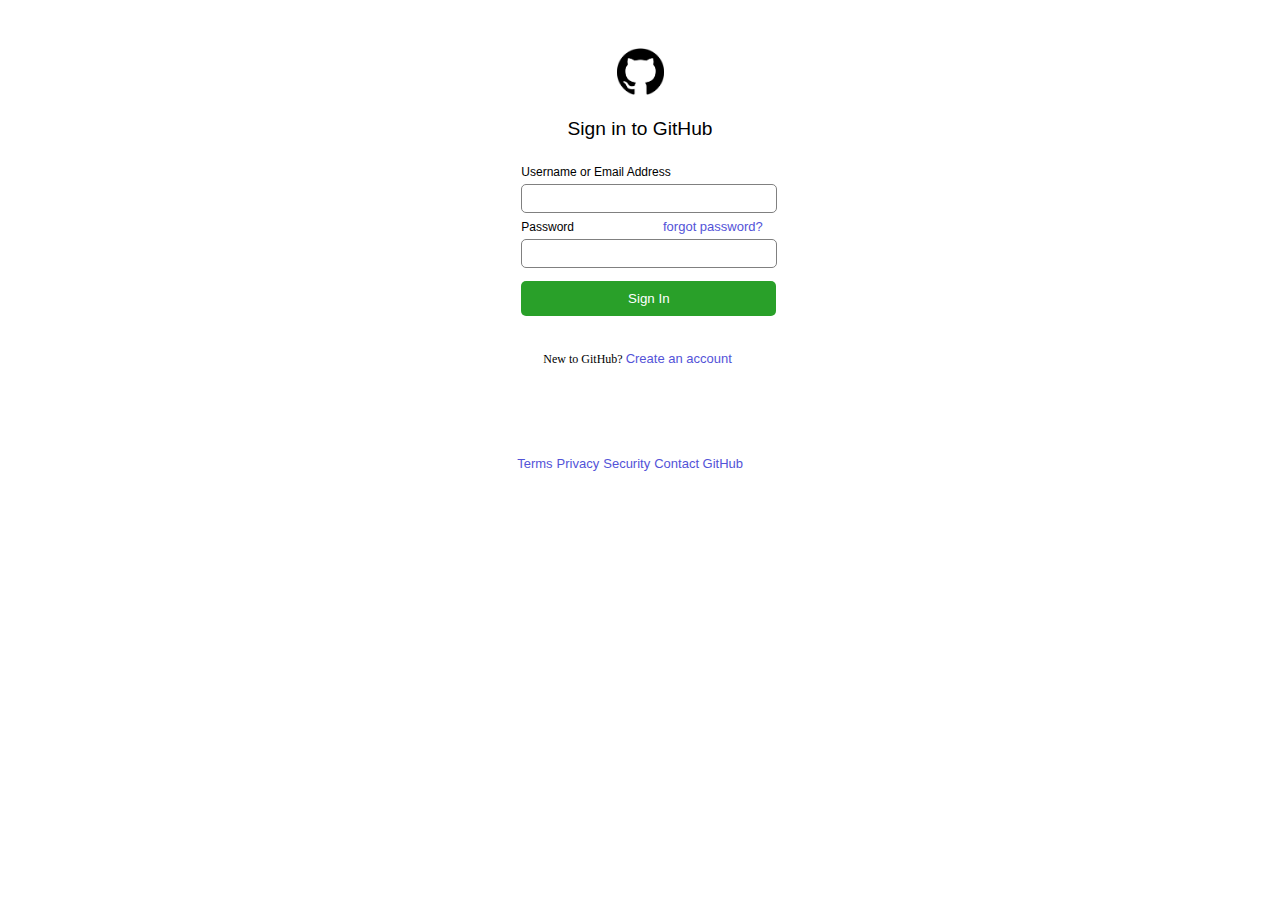
<file: login.html>
<!DOCTYPE html>
<html lang="en">
<head>
    <meta charset="UTF-8">
    <meta http-equiv="X-UA-Compatible" content="IE=edge">
    <meta name="viewport" content="width=device-width, initial-scale=1.0">
    <title>Document</title>
    <link rel="stylesheet" href="styles1.css">
</head>
<body>

    <center><img src="[data-uri]"></center>
    <p id="para">Sign in to GitHub</p>
    <div id="div1">
    <div id="div2">
    <table>
    <form action="">
        <tr>
            <td>
                <label for="">Username or Email Address</label>
            </td>
        </tr>
        <tr>
            <td>
                <input type="text">
            </td>
        </tr>

        <tr>
            <td>
                <label for="">Password</label>
                <a href="https://github.com/password_reset" id="forgot">forgot password?</a>
            </td>
            
        </tr>
        <tr>
            <td>
                <input type="password">
            </td>
        </tr>
     </form>
    </table>
        <button>Sign In</button>
    </div>


        <p id="new">
            New to GitHub? <a href="https://github.com/signup?source=login">Create an account</a><br><br><br><br><br><br> 
        </p>

        <a href="https://docs.github.com/en/site-policy/github-terms/github-terms-of-service">&nbsp&nbsp&nbsp&nbsp&nbsp&nbsp&nbsp&nbspTerms</a>
        <a href="https://docs.github.com/en/site-policy/privacy-policies/github-privacy-statement">Privacy</a>
        <a href="https://github.com/security">Security</a>
        <a href="https://support.github.com/?tags=dotcom-direct">Contact GitHub</a>

    
   </div> 
   

</body>
</html>
</file>
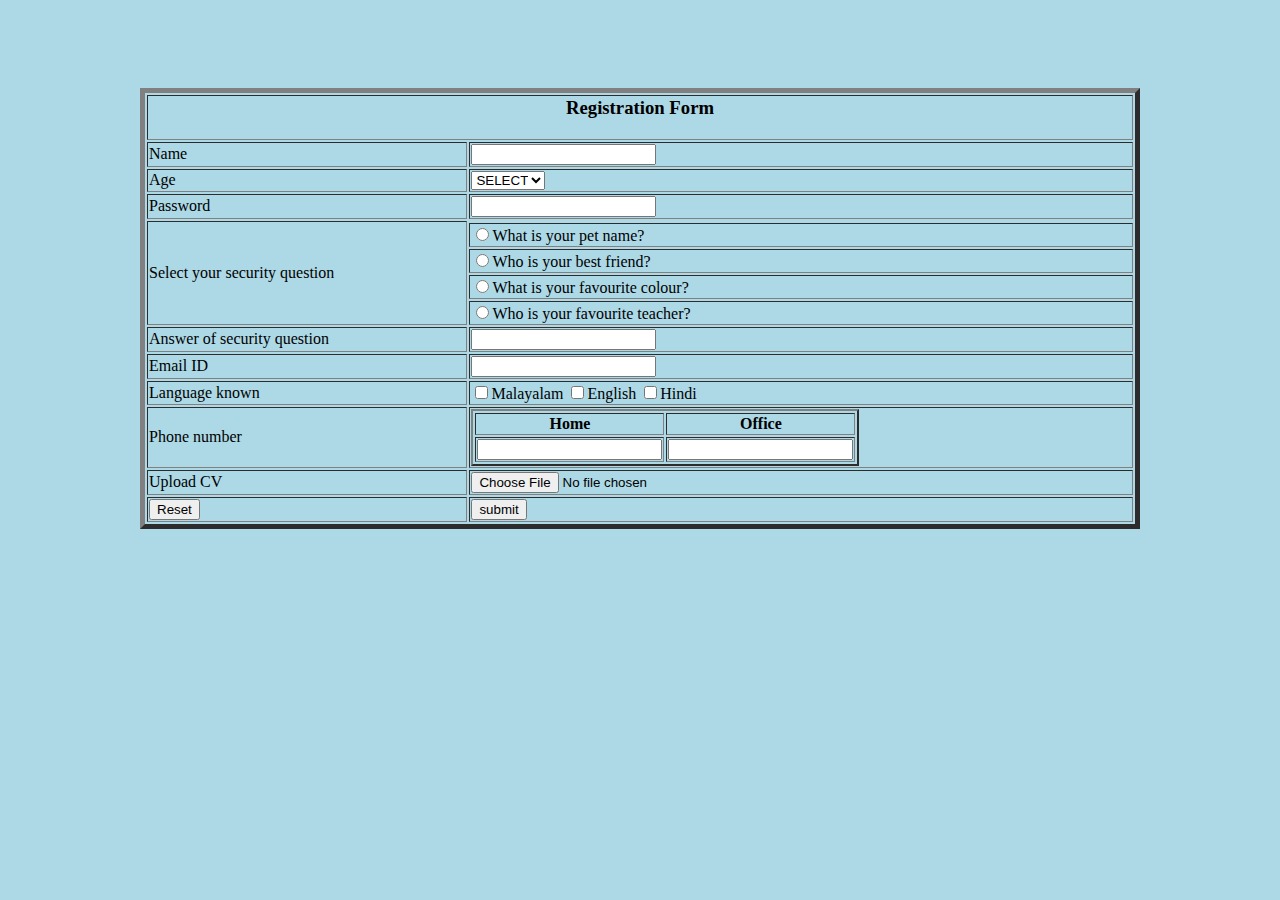
<file: web lab/Job_application.html>
<html>
<head>
<title>FORM</title>
</head>
<body bgcolor="lightblue">
<font color="red">
<marquee direction="left" onmouseover="this.stop();" onmouseout=this.start();>
<h1 align="center">WELCOME TO FRESHER'S WORLD!!!</h1></font></marquee>
<form>
<table border="5" align="center" width=1000px>
<tr>
<th colspan="2">
<h3>Registration Form</h3>
</th>
</tr>
<tr>
<td>Name</td>
<td><input type="text">
</td>
</tr>
<tr>
<td>Age</td>
<td>
<select name="SELECT">
<option>SELECT</option>
<option><18</option>
<option>>18</option>
</select>
</td>
</tr>
<tr>
<td>Password</td>
<td>
<input type="password">
</td>
</tr>
<tr>
<td rowspan="5">
Select your security question
</td>
</tr>
<tr>
<td>
<input type="radio" name="b"/>What is your pet name?
</td>
</tr>
<tr>
<td>
<input type="radio" name="b"/>Who is your best friend?
</td>
</tr>
<tr>
<td>
<input type="radio" name="b"/>What is your favourite colour?
</td>
</tr>
<tr>
<td>
<input type="radio" name="b"/>Who is your favourite teacher?
</td>
</tr>
<tr>
<td>
Answer of security question
</td>
<td>
<input type="text">
</td>
</tr>
<tr>
<td>
Email ID</td>
<td><input type="text">
</td>
</tr>
<tr>
<td>
Language known</td>
<td>
<input type="checkbox">Malayalam</input>
<input type="checkbox">English</input>
<input type="checkbox">Hindi</input>
</td>
</tr>
<tr>
<td>
Phone number</td>
<td>
<table border="2">
<tr>
<th>Home</th>
<th>Office</th>
</td>
<tr>
<td><input type="text"></td>
<td><input type="text"></td>
</tr>
</table>
</td>
</tr>
<tr>
<td>
Upload CV
</td>
<td>
<input type="file">
</td>
</tr>
<tr>
<td>
<input type="reset" align="center">
</td>
<td>
<input type="submit" align="center" value="submit">
</td>
</tr>
</form>
</body>
</html>
</file>
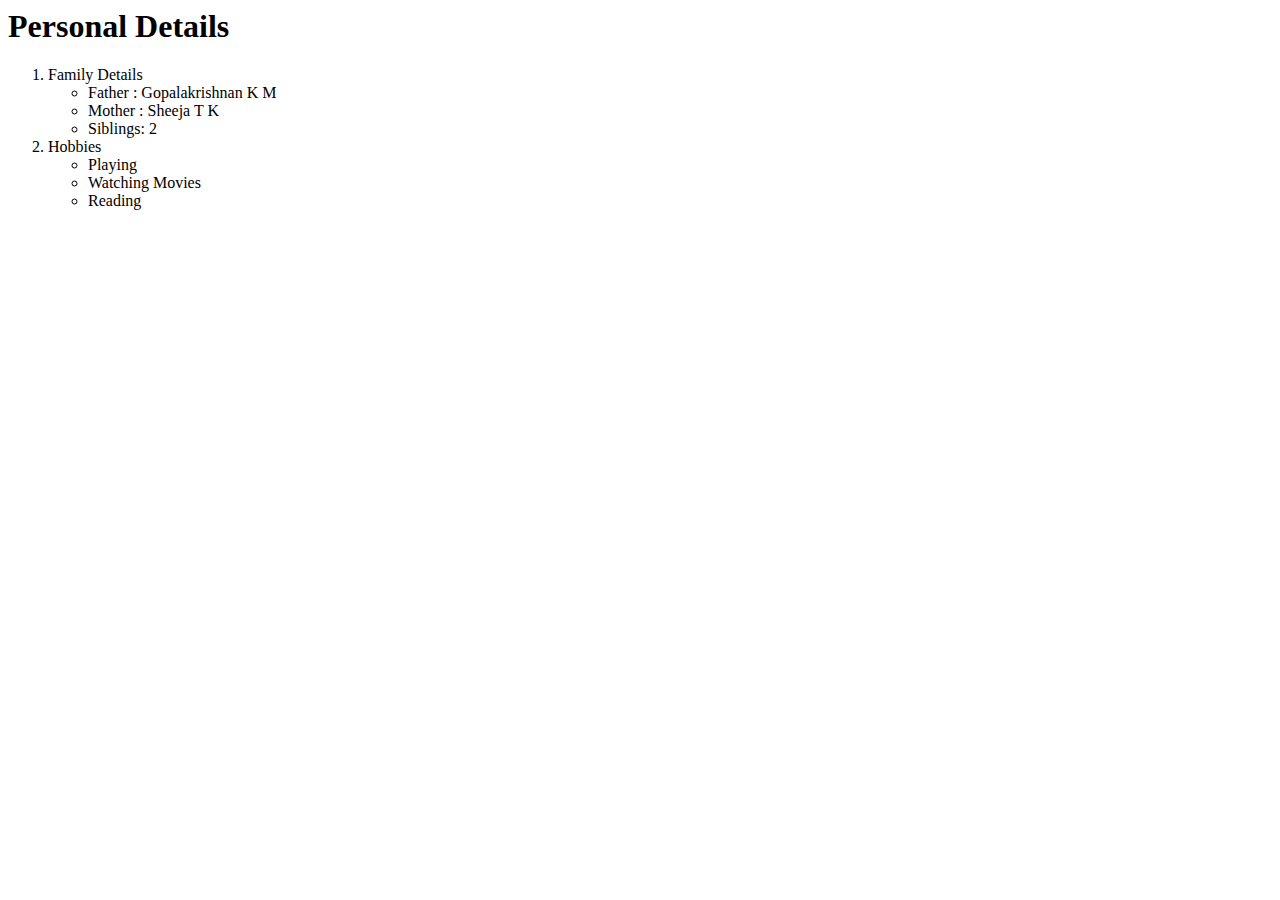
<file: web lab/ordered list.html>
<html>
<body>
<h1>Personal Details</h1>
<ol type="1">
<li>Family Details</li>
<ul>
<li>Father : Gopalakrishnan K M</li>
<li>Mother : Sheeja T K</li>
<li>Siblings: 2</li>
</ul>
<li>Hobbies</li>
<ul>
<li>Playing</li>
<li>Watching Movies</li>
<li>Reading</li>
</ul>
</ol>
</body>
</html>
</file>
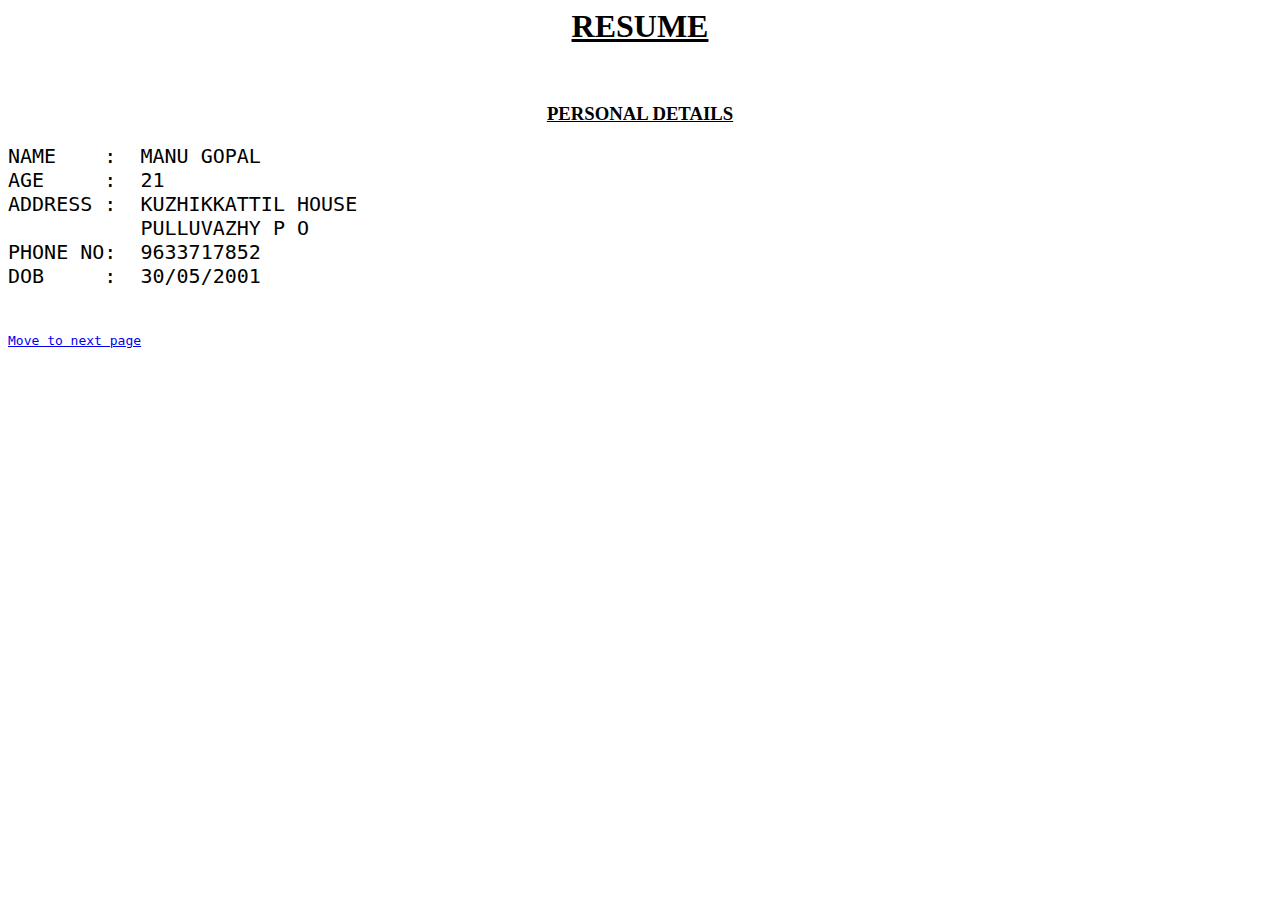
<file: web lab/resume.html>
<html>
<body>
<u><h1 align="center">RESUME</h1></u>
<div align="center">
<br><u><h3 align="center">PERSONAL DETAILS</h3></u></div><pre>
<font size=5>NAME    :  MANU GOPAL
AGE     :  21
ADDRESS :  KUZHIKKATTIL HOUSE
           PULLUVAZHY P O
PHONE NO:  9633717852
DOB     :  30/05/2001
</font>
<br>
<a href="resume2.html">Move to next page</a>
</body>
</html>
</file>
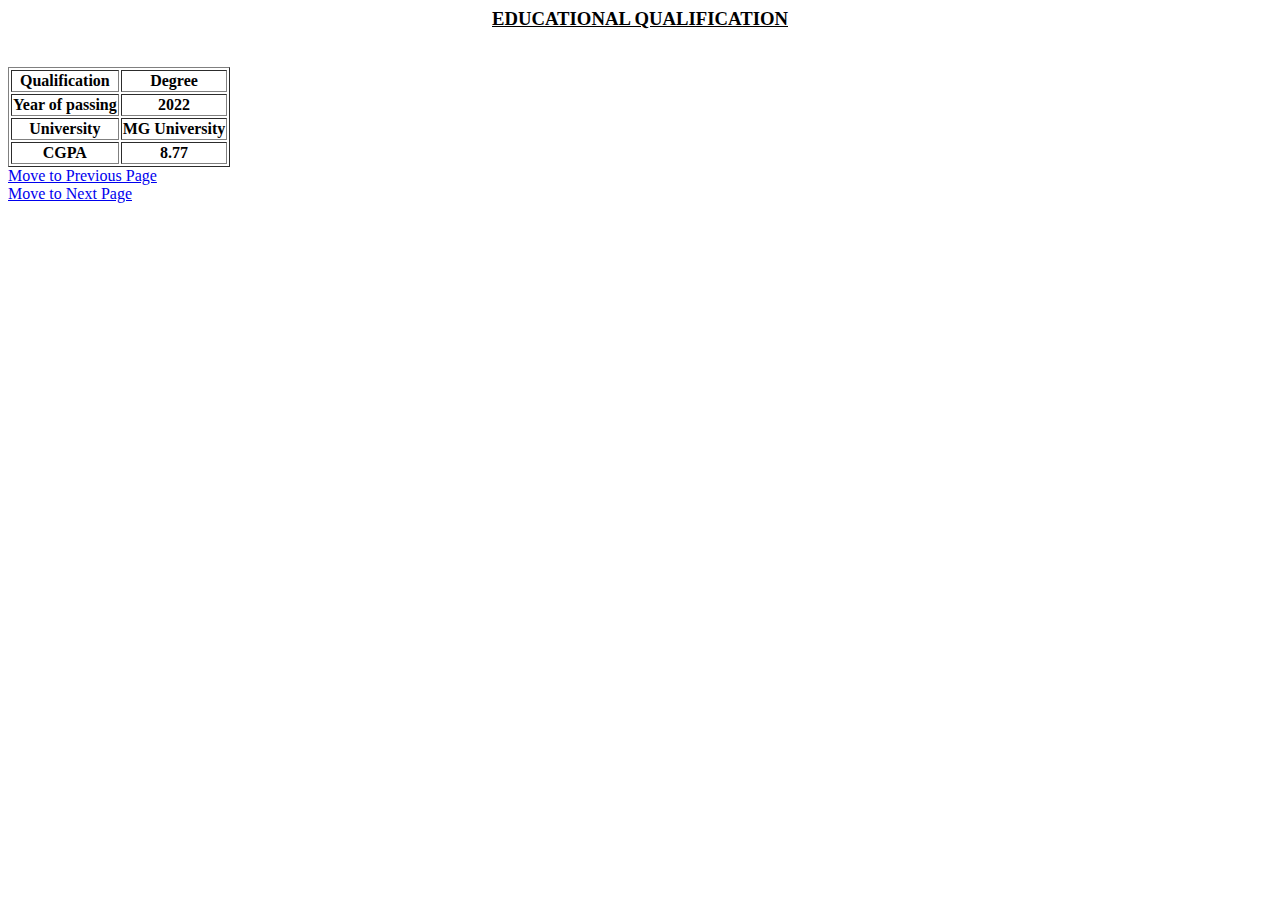
<file: web lab/resume2.html>
<html>
<body>
<u><h3 align="center">EDUCATIONAL QUALIFICATION</h3></u>
<br>
<table border="1">
<tr>
<th>Qualification</th>
<th>Degree</th>
</tr>
<tr>
<th>Year of passing</th>
<th>2022</th>
</tr>
<tr>
<th>University</th>
<th>MG University</th>
</tr>
<tr>
<th>CGPA</th>
<th>8.77</th>
</tr>
</table>
<a href="resume.html">Move to Previous Page</a>
<br>
<a href="resume3.html">Move to Next Page</a>
</body>
</html>
</file>
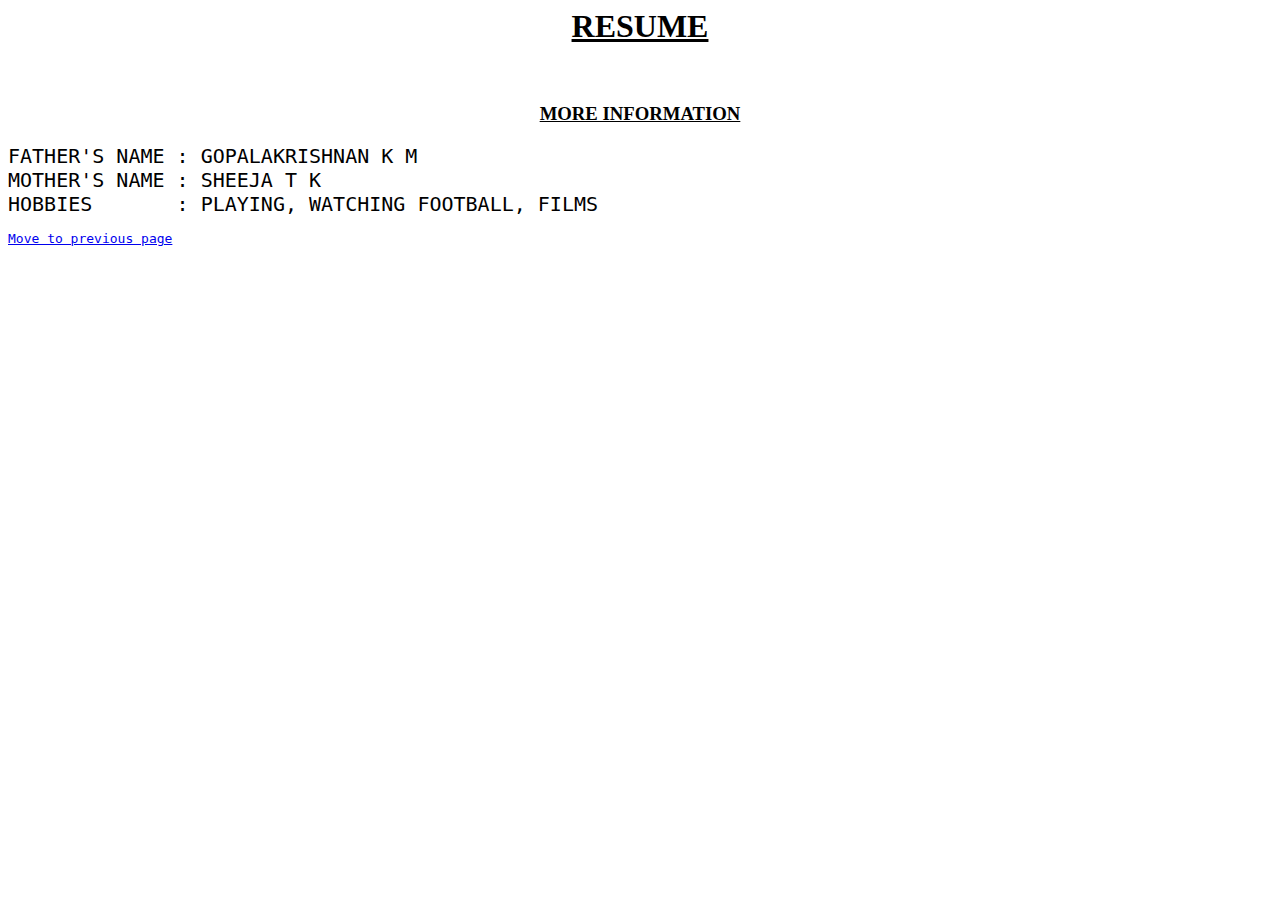
<file: web lab/resume3.html>
<html>
<body>
<u><h1 align="center">RESUME</h1></u>
<div align="center">
<br><u><h3 align="center">MORE INFORMATION</h3></u></div><pre>
<font size=5>FATHER'S NAME : GOPALAKRISHNAN K M
MOTHER'S NAME : SHEEJA T K
HOBBIES       : PLAYING, WATCHING FOOTBALL, FILMS
</font>
<a href="resume2.html">Move to previous page</a>
</body>
</html>
</file>
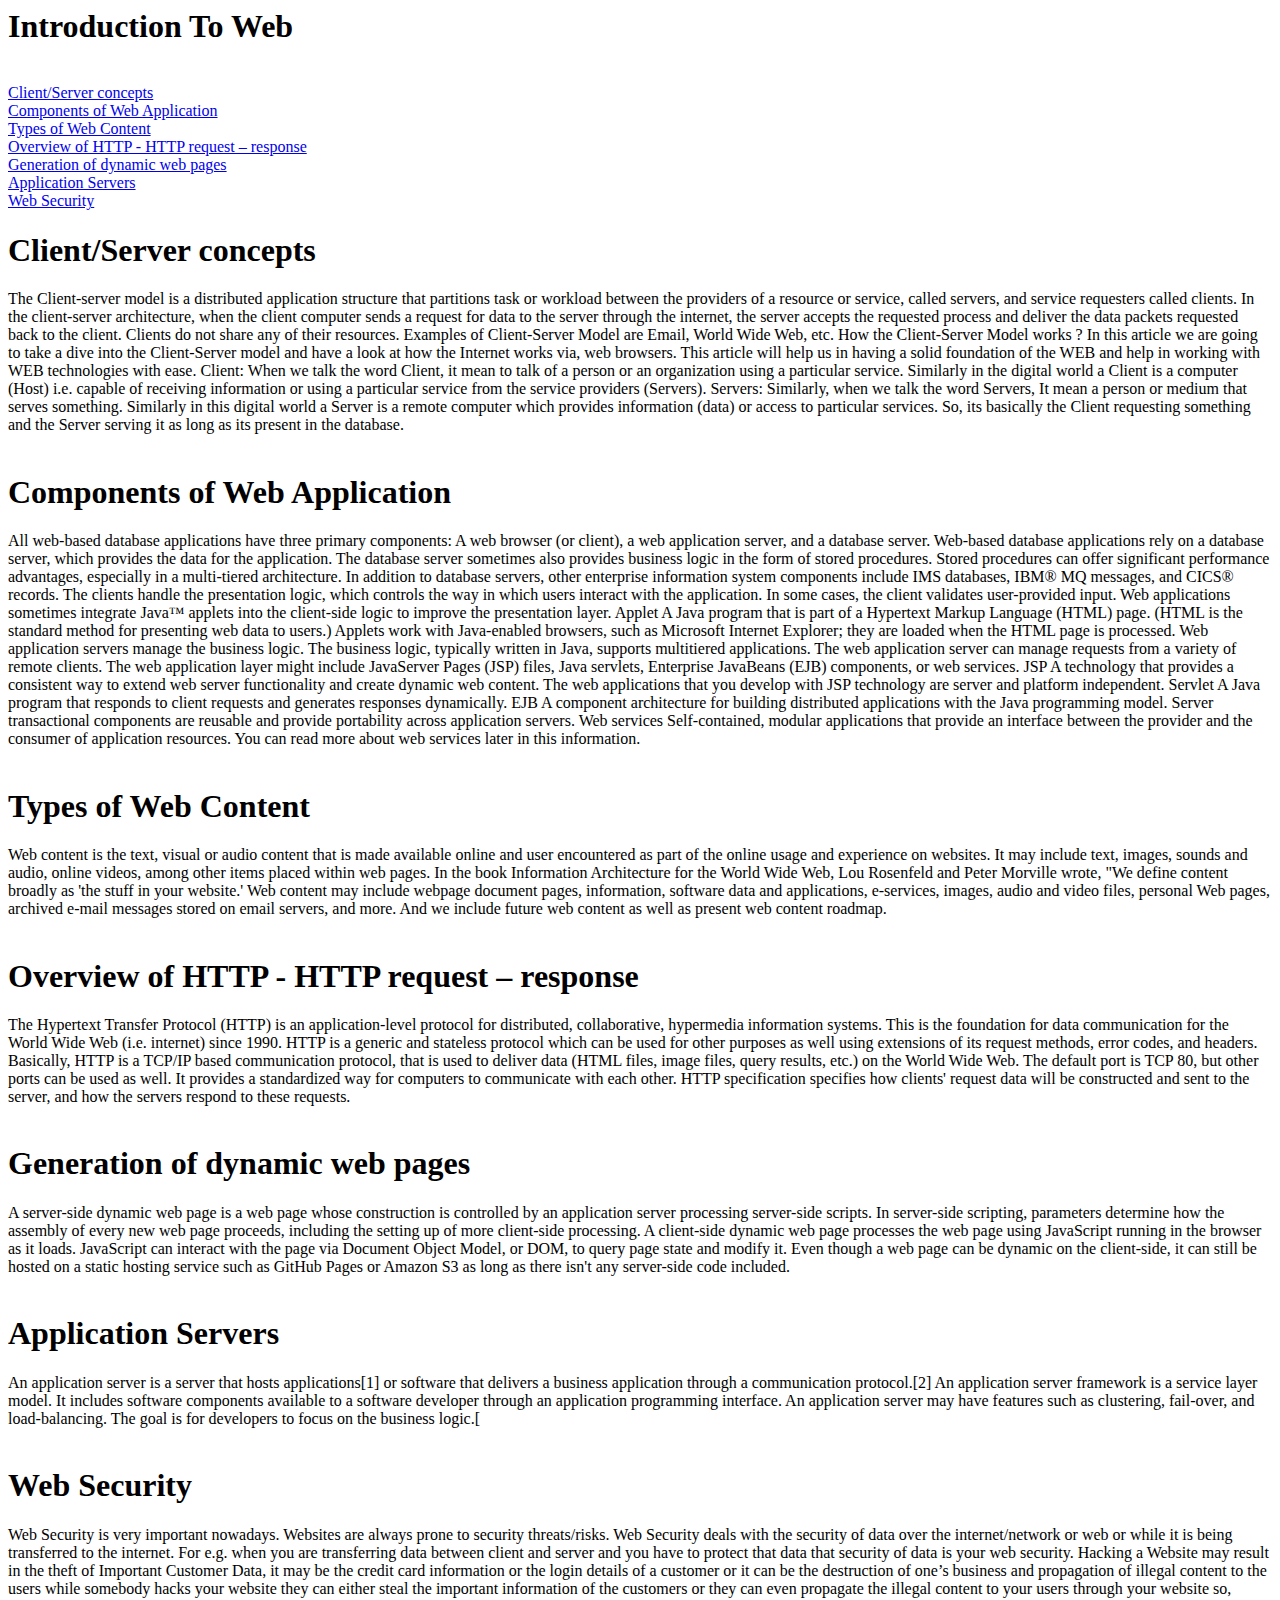
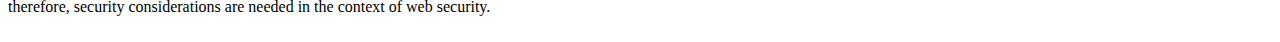
<file: web lab/target test.html>
<html>
<head>
	<title>Syllabus</title>
</head>
<body>
<h1>Introduction  To  Web</h1>
<br>
<a href="#Client/Server  concepts">Client/Server  concepts</a>
<br>
<a href="#Components  of  Web  Application">Components  of  Web  Application</a>
<br>
<a href="#Types of Web Content">Types  of Web Content</a>
<br>
<a href="#Overview of HTTP - HTTP request – response"> Overview of HTTP - HTTP request – response</a>
<br>
<a href="#Generation of dynamic web pages">Generation of dynamic web pages</a>
<br>
<a href="#Application Servers"> Application Servers</a>
<br>
<a href="#Web Security">Web Security</a>
<div id="Client/Server  concepts"><h1>Client/Server  concepts</h1>The Client-server model is a distributed application structure that partitions task or workload between the providers of a resource or service, called servers, and service requesters called clients. In the client-server architecture, when the client computer sends a request for data to the server through the internet, the server accepts the requested process and deliver the data packets requested back to the client. Clients do not share any of their resources. Examples of Client-Server Model are Email, World Wide Web, etc.

How the Client-Server Model works ?
In this article we are going to take a dive into the Client-Server model and have a look at how the Internet works via, web browsers. This article will help us in having a solid foundation of the WEB and help in working with WEB technologies with ease.

    Client: When we talk the word Client, it mean to talk of a person or an organization using a particular service. Similarly in the digital world a Client is a computer (Host) i.e. capable of receiving information or using a particular service from the service providers (Servers).
    Servers: Similarly, when we talk the word Servers, It mean a person or medium that serves something. Similarly in this digital world a Server is a remote computer which provides information (data) or access to particular services.

So, its basically the Client requesting something and the Server serving it as long as its present in the database.
</div><br>
<div id="Components  of  Web  Application"><h1>Components  of  Web  Application</h1>All web-based database applications have three primary components: A web browser (or client), a web application server, and a database server.

Web-based database applications rely on a database server, which provides the data for the application. The database server sometimes also provides business logic in the form of stored procedures. Stored procedures can offer significant performance advantages, especially in a multi-tiered architecture. In addition to database servers, other enterprise information system components include IMS databases, IBM® MQ messages, and CICS® records.

The clients handle the presentation logic, which controls the way in which users interact with the application. In some cases, the client validates user-provided input. Web applications sometimes integrate Java™ applets into the client-side logic to improve the presentation layer.

Applet
    A Java program that is part of a Hypertext Markup Language (HTML) page. (HTML is the standard method for presenting web data to users.) Applets work with Java-enabled browsers, such as Microsoft Internet Explorer; they are loaded when the HTML page is processed.

Web application servers manage the business logic. The business logic, typically written in Java, supports multitiered applications. The web application server can manage requests from a variety of remote clients. The web application layer might include JavaServer Pages (JSP) files, Java servlets, Enterprise JavaBeans (EJB) components, or web services.

JSP
    A technology that provides a consistent way to extend web server functionality and create dynamic web content. The web applications that you develop with JSP technology are server and platform independent.
Servlet
    A Java program that responds to client requests and generates responses dynamically.
EJB
    A component architecture for building distributed applications with the Java programming model. Server transactional components are reusable and provide portability across application servers.
Web services
    Self-contained, modular applications that provide an interface between the provider and the consumer of application resources. You can read more about web services later in this information.

</div><br>
<div id="Types of Web Content"><h1>Types of Web Content</h1>Web content is the text, visual or audio content that is made available online and user encountered as part of the online usage and experience on websites. It may include text, images, sounds and audio, online videos, among other items placed within web pages.

In the book Information Architecture for the World Wide Web, Lou Rosenfeld and Peter Morville wrote, "We define content broadly as 'the stuff in your website.' Web content may include webpage document pages, information, software data and applications, e-services, images, audio and video files, personal Web pages, archived e-mail messages stored on email servers, and more. And we include future web content as well as present web content roadmap.
</div><br>
<div id="Overview of HTTP - HTTP request – response"><h1>Overview of HTTP - HTTP request – response</h1>The Hypertext Transfer Protocol (HTTP) is an application-level protocol for distributed, collaborative, hypermedia information systems. This is the foundation for data communication for the World Wide Web (i.e. internet) since 1990. HTTP is a generic and stateless protocol which can be used for other purposes as well using extensions of its request methods, error codes, and headers.

Basically, HTTP is a TCP/IP based communication protocol, that is used to deliver data (HTML files, image files, query results, etc.) on the World Wide Web. The default port is TCP 80, but other ports can be used as well. It provides a standardized way for computers to communicate with each other. HTTP specification specifies how clients' request data will be constructed and sent to the server, and how the servers respond to these requests.
</div><br>
<div id="Generation of dynamic web pages"><h1>Generation of dynamic web pages</h1>A server-side dynamic web page is a web page whose construction is controlled by an application server processing server-side scripts. In server-side scripting, parameters determine how the assembly of every new web page proceeds, including the setting up of more client-side processing.

A client-side dynamic web page processes the web page using JavaScript running in the browser as it loads. JavaScript can interact with the page via Document Object Model, or DOM, to query page state and modify it. Even though a web page can be dynamic on the client-side, it can still be hosted on a static hosting service such as GitHub Pages or Amazon S3 as long as there isn't any server-side code included. 
</div><br>
<div id="Application Servers"><h1>Application Servers</h1>An application server is a server that hosts applications[1] or software that delivers a business application through a communication protocol.[2]

An application server framework is a service layer model. It includes software components available to a software developer through an application programming interface. An application server may have features such as clustering, fail-over, and load-balancing. The goal is for developers to focus on the business logic.[
</div><br>
<div id="Web Security"><h1>Web Security</h1>Web Security is very important nowadays. Websites are always prone to security threats/risks. Web Security deals with the security of data over the internet/network or web or while it is being transferred to the internet. For e.g. when you are transferring data between client and server and you have to protect that data that security of data is your web security.

Hacking a Website may result in the theft of Important Customer Data, it may be the credit card information or the login details of a customer or it can be the destruction of one’s business and propagation of illegal content to the users while somebody hacks your website they can either steal the important information of the customers or they can even propagate the illegal content to your users through your website so, therefore, security considerations are needed in the context of web security.
</div><br>
</body>
</html>
</file>
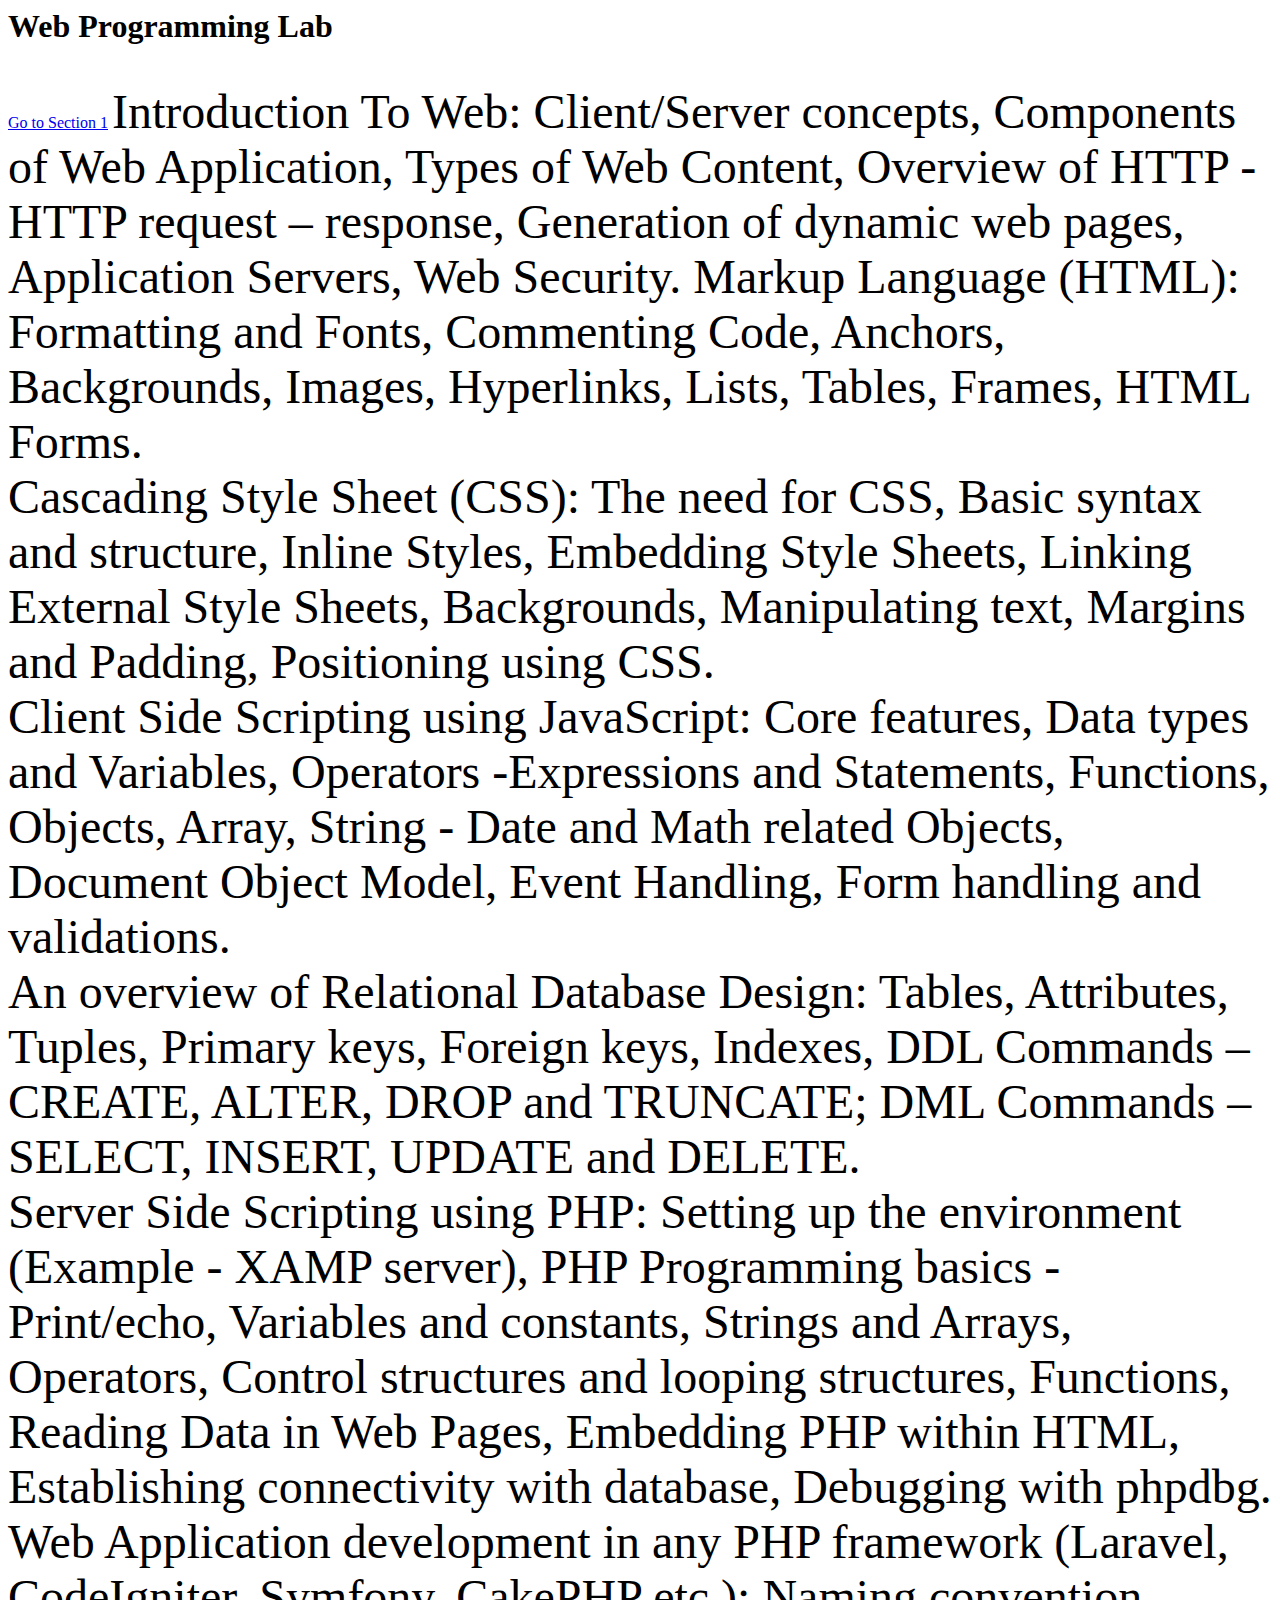
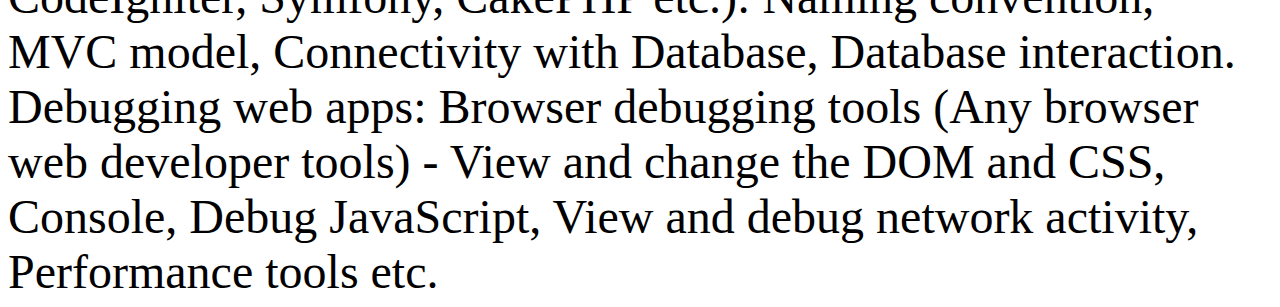
<file: web lab/Target.html>
<html>
 <head>
   <title> Web Programming</title>
 </head>
<body>
<h1>Web Programming Lab</h1>
  <br>
<a href="#section1">Go to Section 1</a>
<font size=10>Introduction  To  Web:  Client/Server  concepts,  Components  of  Web  Application,  Types  of 
Web Content, Overview of HTTP - HTTP request – response, Generation of dynamic web pages, Application 
Servers, Web Security.
 Markup   Language   (HTML):   Formatting   and   Fonts,   Commenting   Code,   Anchors, Backgrounds,
 Images, Hyperlinks, Lists, Tables, Frames, HTML Forms.<br>
 Cascading  Style  Sheet  (CSS):  The  need  for  CSS,  Basic  syntax  and  structure,  Inline  Styles,
 Embedding  Style  Sheets,  Linking  External  Style  Sheets,  Backgrounds,  Manipulating  text, Margins
 and Padding, Positioning using CSS.<br>
 Client Side Scripting using JavaScript: Core features, Data types and Variables, Operators -Expressions
  and  Statements,  Functions,  Objects,  Array,  String  -  Date  and  Math  related Objects, Document
 Object Model, Event Handling, Form handling and validations.<br>
 An  overview  of  Relational  Database  Design:  Tables,  Attributes,  Tuples,  Primary  keys, Foreign
 keys, Indexes, DDL Commands – CREATE, ALTER, DROP and TRUNCATE; DML Commands – SELECT, INSERT, UPDATE and DELETE.<br>
Server Side Scripting using PHP: Setting up the environment (Example - XAMP server), PHP Programming  basics  -  Print/echo,
  Variables  and  constants,  Strings  and  Arrays,  Operators, Control structures and looping structures, Functions, Reading
 Data in Web Pages, Embedding PHP within HTML, Establishing connectivity with database, Debugging with phpdbg.<br>
 Web  Application  development  in  any  PHP  framework  (Laravel,  CodeIgniter,  Symfony, CakePHP etc.): Naming 
convention, MVC model, Connectivity with Database, Database interaction. <br>
<div id="section1">
Debugging web apps: Browser debugging tools (Any browser web developer tools) - View and  change  the  DOM  and 
 CSS,  Console,  Debug  JavaScript,  View  and  debug  network activity, Performance tools etc. </div></font>
</body>
</html>
</file>
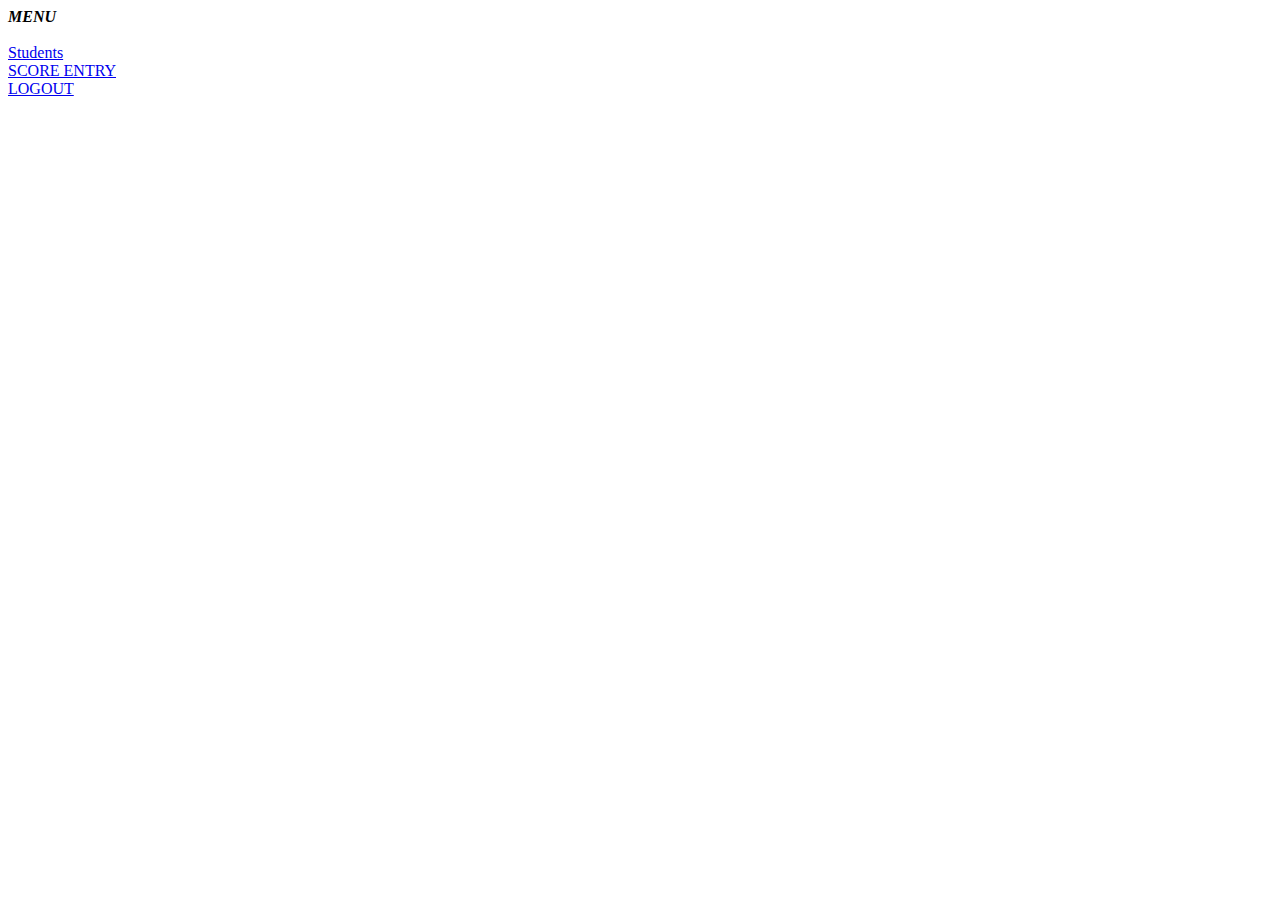
<file: web9/menu.html>
<html>
<body>
	<b><I>MENU</b></I><br><br>
	<a href="students.php" target="b">Students</a><br>
	<a href="score.php" target="b">SCORE ENTRY</a><br>
	<a href="login.php">LOGOUT</a><br>





</body>
</html>
</file>
<file: styles1.css>
img{
    margin-top: 40px;
    height: 47px;
    width: 47px;
}
#para{
    font-size: larger;
    font-family: 'Segoe UI', Tahoma, Geneva, Verdana, sans-serif;
    text-align: center;
}
table{
    align-items: center;
    margin-left: 30px;
}
label{
    font-size: .75rem;
    font-family: 'Segoe UI', Tahoma, Geneva, Verdana, sans-serif;
}
input{
    height: 25px;
    width: 250px;
    border: 1px solid grey;
    border-radius: 5px;
}
button{
    height: 35px;
    width: 255px;
    background-color: rgb(41, 160, 41);
    color: white;
    border: none;
    border-radius: 5px;
    cursor: pointer;
    margin-left: 33px;
    margin-top: 10px;
}
button:hover{
    background-color: rgb(31, 121, 31);
}

#div1{
   margin-left: 38%; 
}
#forgot{
    margin-left: 85px;
}
a{
    text-decoration: none;
    color: rgb(83, 83, 216);
    font-size: small;
    font-family: 'Segoe UI', Tahoma, Geneva, Verdana, sans-serif;
}
#new{
    font-size: .75rem;
    margin-left: 55px;
    margin-top: 35px;

}
/*#div2{
    border: 1px solid grey;
    height: 200px;
    width: 260px;
}
</file>
